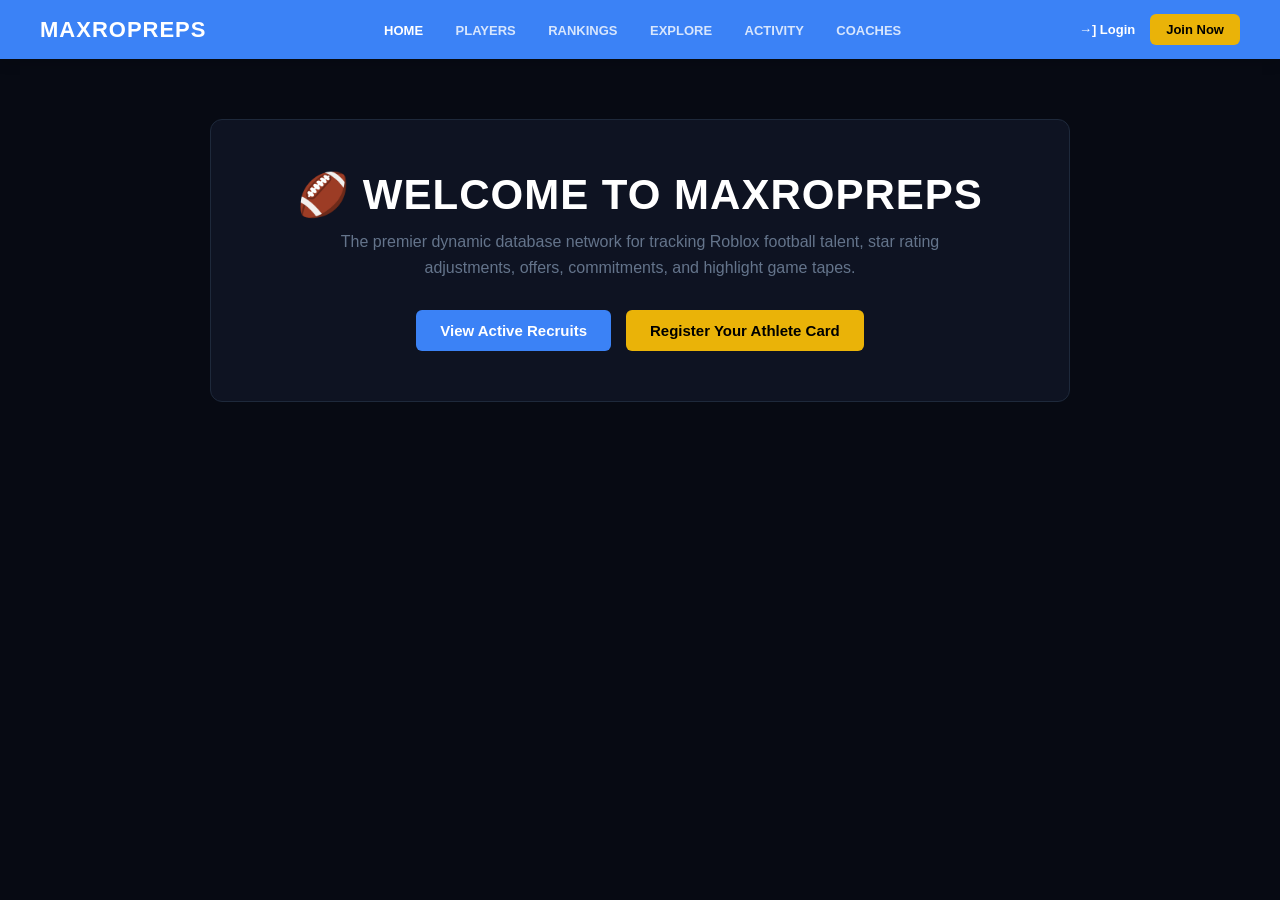
<file: index.html>
<!DOCTYPE html>
<html lang="en">
<head>
    <meta charset="UTF-8">
    <meta name="viewport" content="width=device-width, initial-scale=1.0">
    <title>MAXROPREPS | Roblox Football Recruiting</title>
    <link rel="stylesheet" href="css/styles.css">
</head>
<body>

    <nav id="global-navbar"></nav>

    <div class="container" style="grid-template-columns: 1fr; max-width: 900px; text-align: center; margin-top: 60px;">
        <div class="card" style="padding: 50px 30px;">
            <h1 style="font-size: 42px; font-weight: 900; margin: 0 0 10px 0; letter-spacing: 1px; color: #fff;">
                🏈 WELCOME TO MAXROPREPS
            </h1>
            <p style="color: var(--text-muted); font-size: 16px; max-width: 600px; margin: 0 auto 30px auto; line-height: 1.6;">
                The premier dynamic database network for tracking Roblox football talent, star rating adjustments, offers, commitments, and highlight game tapes.
            </p>
            <div style="display: flex; gap: 15px; justify-content: center;">
                <a href="players.html" class="join-btn" style="background-color: var(--brand-blue); color: white; padding: 12px 24px; font-size: 15px;">
                    View Active Recruits
                </a>
                <a href="signup.html" class="join-btn" style="padding: 12px 24px; font-size: 15px;">
                    Register Your Athlete Card
                </a>
            </div>
        </div>
    </div>

    <script src="js/app.js"></script>
</body>
</html>
</file>
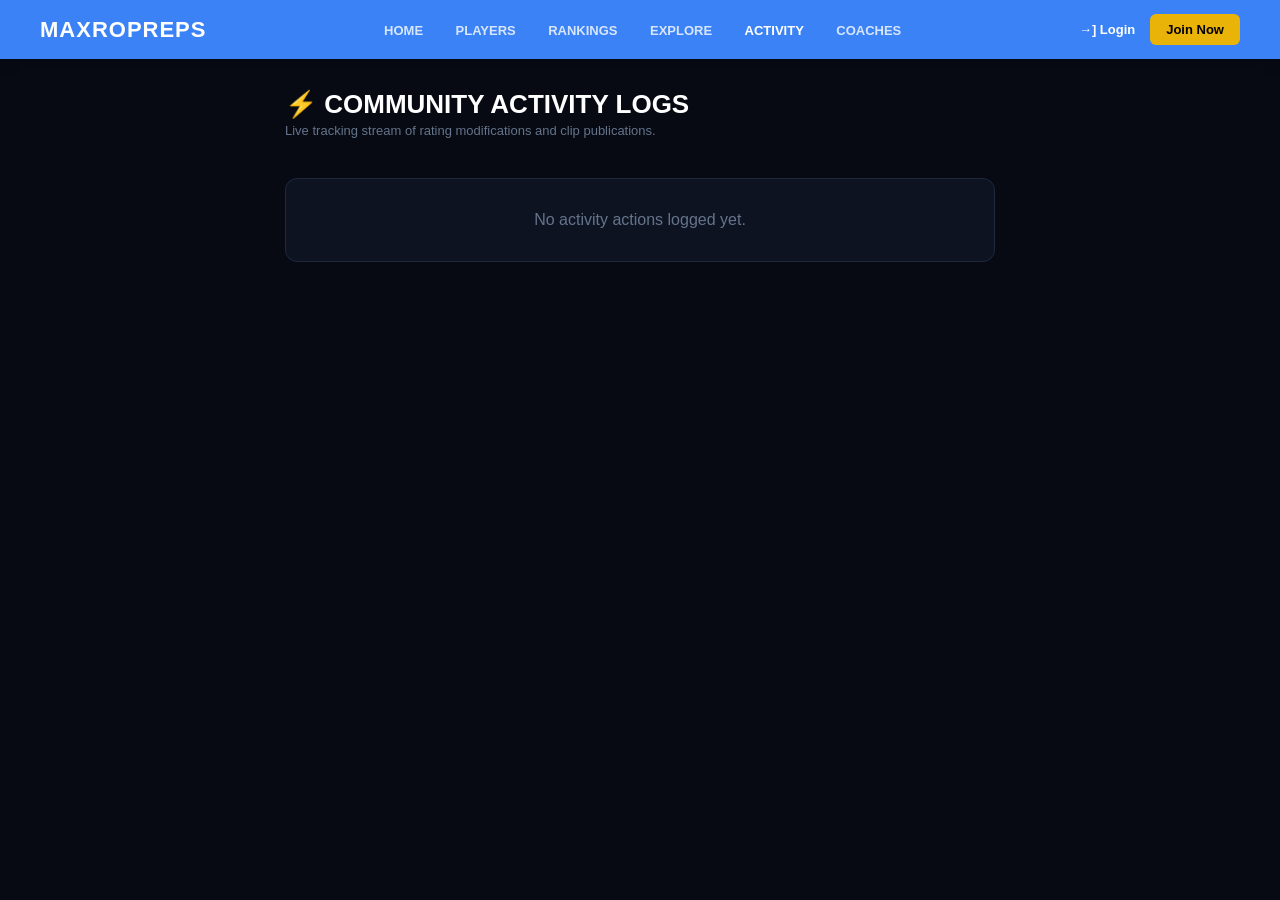
<file: activity.html>
<!DOCTYPE html>
<html lang="en">
<head>
    <meta charset="UTF-8">
    <meta name="viewport" content="width=device-width, initial-scale=1.0">
    <title>Activity Tracking Feed | MAXROPREPS</title>
    <link rel="stylesheet" href="css/styles.css">
</head>
<body>

    <nav id="global-navbar"></nav>

    <div class="container" style="grid-template-columns: 1fr; max-width: 750px;">
        <div style="margin-bottom: 20px;">
            <h1 style="font-size: 26px; margin: 0; font-weight: 900;">⚡ COMMUNITY ACTIVITY LOGS</h1>
            <p style="color: var(--text-muted); font-size: 13px; margin: 3px 0 0 0;">Live tracking stream of rating modifications and clip publications.</p>
        </div>

        <div class="card" id="activity-logs-output"></div>
    </div>

    <script src="js/app.js"></script>
</body>
</html>
</file>
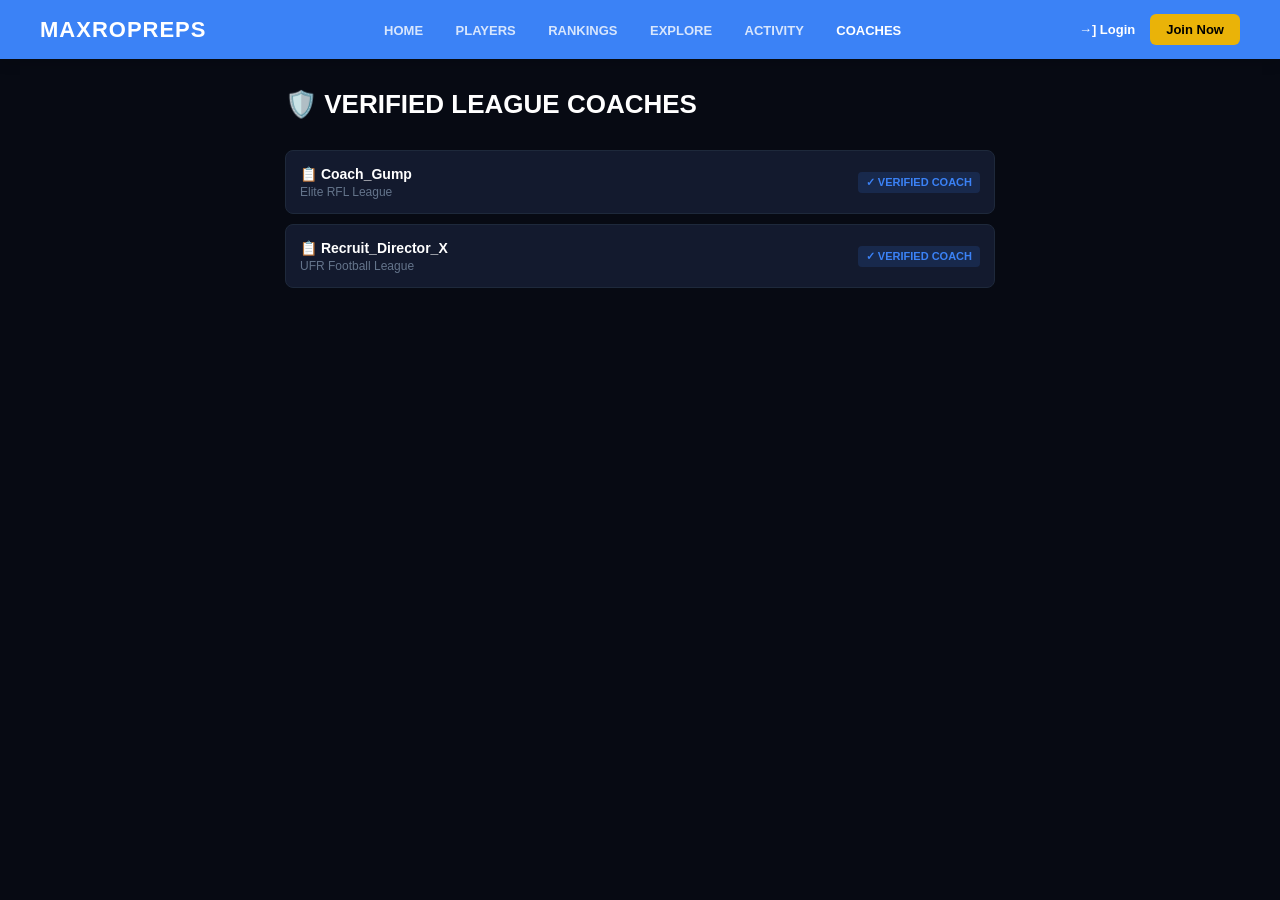
<file: coaches.html>
<!DOCTYPE html>
<html lang="en">
<head>
    <meta charset="UTF-8">
    <meta name="viewport" content="width=device-width, initial-scale=1.0">
    <title>Verified Staff | MAXROPREPS</title>
    <link rel="stylesheet" href="css/styles.css">
</head>
<body>
    <nav id="global-navbar"></nav>
    <div class="container" style="grid-template-columns:1fr; max-width:750px;">
        <div style="margin-bottom:10px;">
            <h1 style="font-size:26px; margin:0; font-weight:900;">🛡️ VERIFIED LEAGUE COACHES</h1>
        </div>
        <div id="coaches-list-output"></div>
    </div>
    <script src="js/app.js"></script>
</body>
</html>
</file>
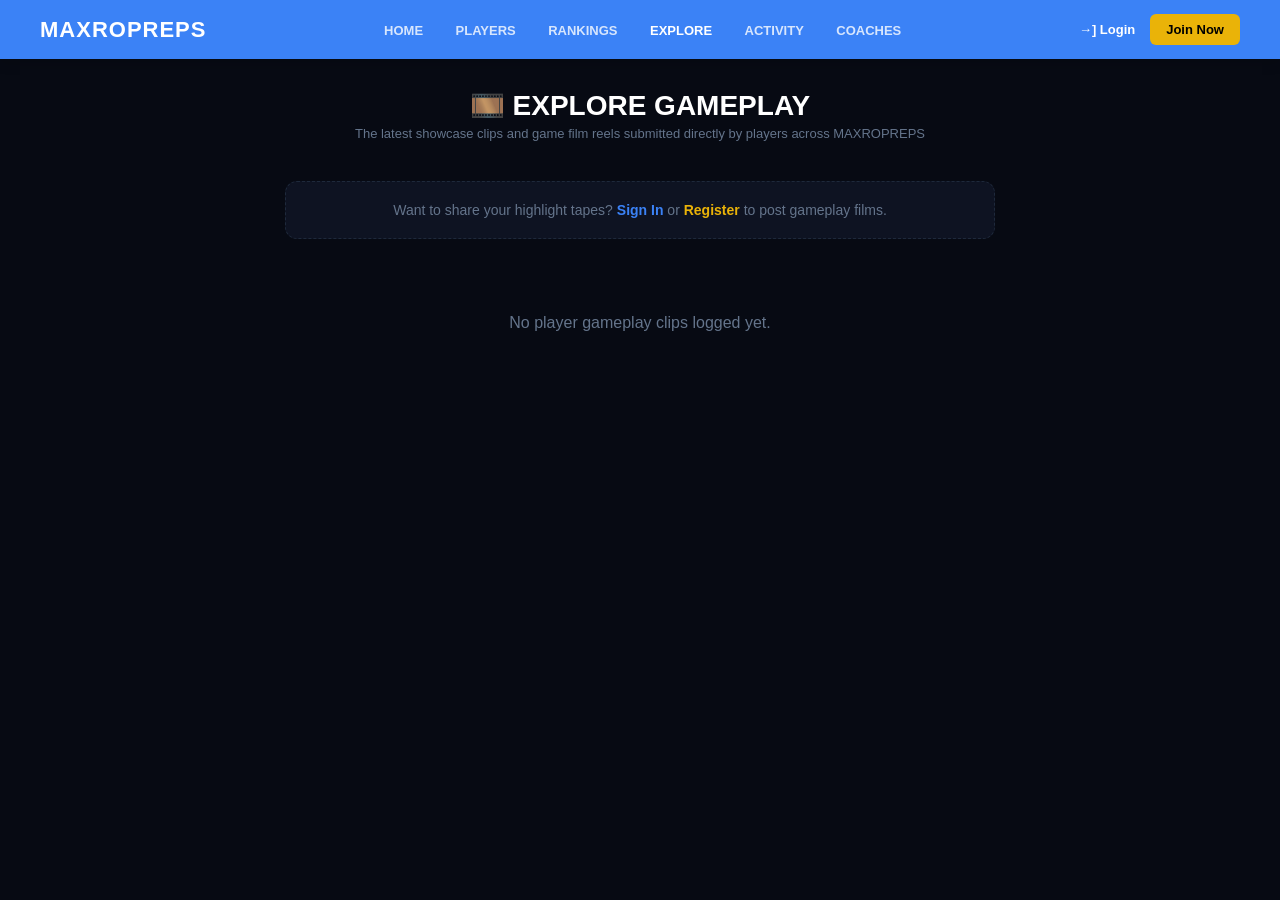
<file: explore.html>
<!DOCTYPE html>
<html lang="en">
<head>
    <meta charset="UTF-8">
    <meta name="viewport" content="width=device-width, initial-scale=1.0">
    <title>Explore Tape Highlights | MAXROPREPS</title>
    <link rel="stylesheet" href="css/styles.css">
</head>
<body>

    <nav id="global-navbar"></nav>

    <div class="container" style="grid-template-columns: 1fr; max-width: 750px;">
        <div style="margin-bottom: 20px; text-align: center;">
            <h1 style="font-size: 28px; margin: 0; font-weight: 900;">🎞️ EXPLORE GAMEPLAY</h1>
            <p style="color: var(--text-muted); font-size: 13px; margin: 4px 0 0 0;">
                The latest showcase clips and game film reels submitted directly by players across MAXROPREPS
            </p>
        </div>

        <div id="explore-post-form-wrapper"></div>

        <div id="explore-videos-output" style="display: flex; flex-direction: column; gap: 10px;"></div>
    </div>

    <script src="js/app.js"></script>
</body>
</html>
</file>
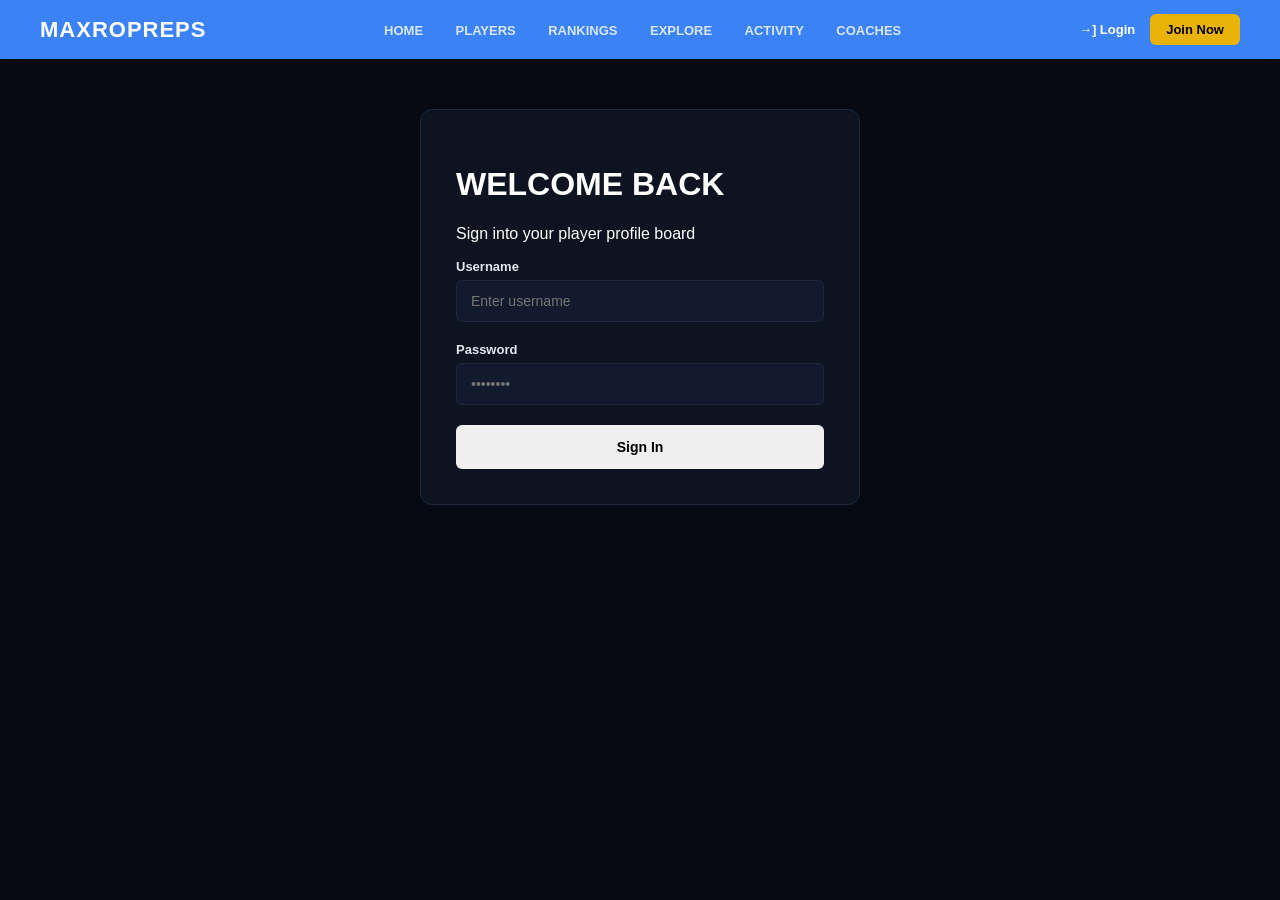
<file: login.html>
<!DOCTYPE html>
<html lang="en">
<head>
    <meta charset="UTF-8">
    <meta name="viewport" content="width=device-width, initial-scale=1.0">
    <title>Login | MAXROPREPS</title>
    <link rel="stylesheet" href="css/styles.css">
</head>
<body>
    <nav id="global-navbar"></nav>
    <div class="auth-container">
        <div class="auth-card">
            <h1 class="auth-title">WELCOME BACK</h1>
            <p class="auth-subtitle">Sign into your player profile board</p>
            <form onsubmit="handleLogin(event)">
                <div class="form-group">
                    <label>Username</label>
                    <input type="text" id="login-username" placeholder="Enter username" required>
                </div>
                <div class="form-group">
                    <label>Password</label>
                    <input type="password" id="login-password" placeholder="••••••••" required>
                </div>
                <button type="submit" class="auth-btn">Sign In</button>
            </form>
        </div>
    </div>
    <script src="js/app.js"></script>
</body>
</html>
</file>
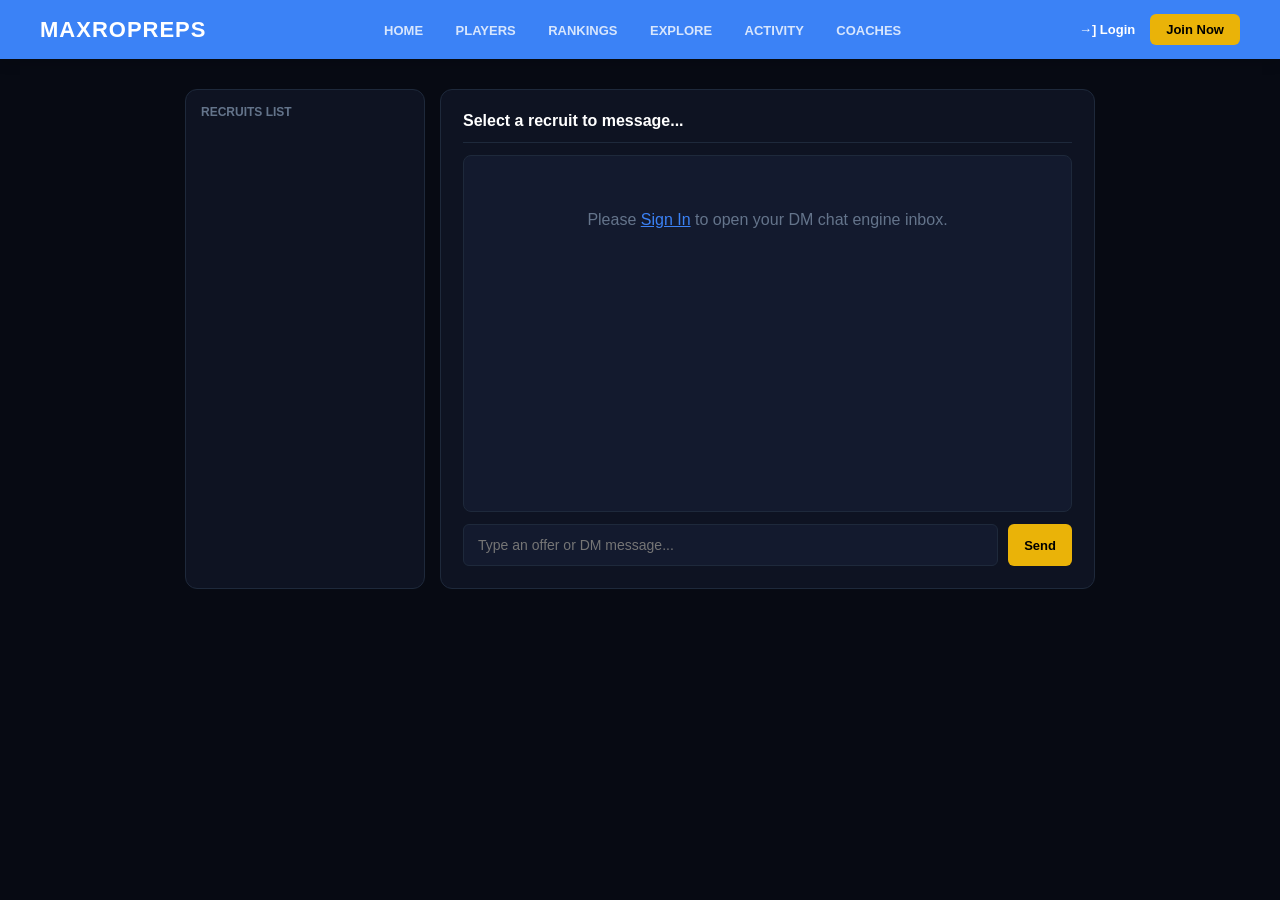
<file: messages.html>
<!DOCTYPE html>
<html lang="en">
<head>
    <meta charset="UTF-8">
    <meta name="viewport" content="width=device-width, initial-scale=1.0">
    <title>Direct Messages | MAXROPREPS</title>
    <link rel="stylesheet" href="css/styles.css">
    <style>
        .chat-wrapper {
            display: grid;
            grid-template-columns: 240px 1fr;
            height: 500px;
            gap: 15px;
        }
        .chat-sidebar {
            background: #0e1322;
            border: 1px solid var(--border-color);
            border-radius: 12px;
            overflow-y: auto;
            padding: 10px;
        }
        .active-user-item {
            padding: 10px 14px;
            border-radius: 6px;
            cursor: pointer;
            margin-bottom: 5px;
            font-size: 14px;
            font-weight: bold;
            background: #131a2e;
        }
        .active-user-item:hover, .active-user-item.selected {
            background: var(--brand-blue);
            color: white;
        }
        .chat-window {
            display: flex;
            flex-direction: column;
            height: 100%;
        }
        .chat-messages-container {
            flex: 1;
            background: #131a2e;
            border-radius: 8px;
            padding: 15px;
            overflow-y: auto;
            border: 1px solid var(--border-color);
            margin-bottom: 12px;
        }
        .msg-bubble {
            margin-bottom: 10px;
            max-width: 70%;
            padding: 10px 14px;
            border-radius: 8px;
            font-size: 14px;
            line-height: 1.4;
        }
        .msg-sent {
            background: var(--brand-purple);
            color: white;
            margin-left: auto;
        }
        .msg-received {
            background: #1e293b;
            color: white;
        }
    </style>
</head>
<body>

    <nav id="global-navbar"></nav>

    <div class="container" style="max-width: 950px;">
        <div class="chat-wrapper">
            
            <div class="chat-sidebar">
                <h3 style="font-size: 12px; margin: 5px 0 15px 5px; color: var(--text-muted); text-transform: uppercase;">Recruits List</h3>
                <div id="chat-users-list"></div>
            </div>

            <div class="chat-window card">
                <div id="chat-header-title" style="font-weight: bold; font-size: 16px; border-bottom: 1px solid var(--border-color); padding-bottom: 12px; margin-bottom: 12px;">
                    Select a recruit to message...
                </div>
                
                <div class="chat-messages-container" id="chat-stream-box"></div>
                
                <form id="chat-sender-form" onsubmit="sendLiveMessage(event)" style="display: flex; gap: 10px;">
                    <input type="text" id="chat-input-field" placeholder="Type an offer or DM message..." required disabled>
                    <button type="submit" class="join-btn" id="chat-send-btn" style="border: none; cursor: pointer;" disabled>Send</button>
                </form>
            </div>

        </div>
    </div>

    <script src="js/app.js"></script>
    <script>
        let currentTargetUser = null;

        function setupMessagingWorkspace() {
            const me = getSessionUser();
            if (!me) {
                document.getElementById("chat-stream-box").innerHTML = `
                    <div style="text-align:center; padding-top:40px; color:var(--text-muted);">
                        Please <a href="login.html" style="color:var(--brand-blue)">Sign In</a> to open your DM chat engine inbox.
                    </div>`;
                return;
            }

            const players = getPlayersFromStorage();
            const listContainer = document.getElementById("chat-users-list");
            const targets = players.filter(p => p.username.toLowerCase() !== me.toLowerCase());

            if (targets.length === 0) {
                listContainer.innerHTML = `<div style="font-size:12px; color:var(--text-muted); padding:5px;">No players found.</div>`;
                return;
            }

            listContainer.innerHTML = targets.map(t => `
                <div class="active-user-item" id="sidebar-user-${t.username}" onclick="selectChatTarget('${t.username}')">
                    👤 ${t.username}
                </div>
            `).join('');

            const urlParams = new URLSearchParams(window.location.search);
            const shortcut = urlParams.get("chatTarget");
            if (shortcut) selectChatTarget(shortcut);
        }

        function selectChatTarget(username) {
            currentTargetUser = username;
            document.querySelectorAll(".active-user-item").forEach(el => el.classList.remove("selected"));
            const targetEl = document.getElementById(`sidebar-user-${username}`);
            if (targetEl) targetEl.classList.add("selected");

            document.getElementById("chat-header-title").innerText = `💬 Conversation with ${username}`;
            document.getElementById("chat-input-field").disabled = false;
            document.getElementById("chat-send-btn").disabled = false;

            renderActiveStream();
        }

        function renderActiveStream() {
            const me = getSessionUser();
            if (!currentTargetUser || !me) return;

            const masterMessages = JSON.parse(localStorage.getItem("mr_messages_db")) || {};
            const channelKey = [me.toLowerCase(), currentTargetUser.toLowerCase()].sort().join("_and_");
            const thread = masterMessages[channelKey] || [];

            const streamBox = document.getElementById("chat-stream-box");
            if (thread.length === 0) {
                streamBox.innerHTML = `<p style="text-align:center; color:var(--text-muted); font-size:13px; margin-top:30px;">Conversation empty. Send a message to start things off!</p>`;
                return;
            }

            streamBox.innerHTML = thread.map(m => `
                <div class="msg-bubble ${m.sender.toLowerCase() === me.toLowerCase() ? 'msg-sent' : 'msg-received'}">
                    ${m.text}
                </div>
            `).join('');
            
            streamBox.scrollTop = streamBox.scrollHeight;
        }

        function sendLiveMessage(e) {
            e.preventDefault();
            const me = getSessionUser();
            const input = document.getElementById("chat-input-field");
            if (!currentTargetUser || !me || !input.value.trim()) return;

            const masterMessages = JSON.parse(localStorage.getItem("mr_messages_db")) || {};
            const channelKey = [me.toLowerCase(), currentTargetUser.toLowerCase()].sort().join("_and_");
            if (!masterMessages[channelKey]) masterMessages[channelKey] = [];

            masterMessages[channelKey].push({
                sender: me,
                text: input.value.trim()
            });

            localStorage.setItem("mr_messages_db", JSON.stringify(masterMessages));
            input.value = "";
            renderActiveStream();
        }

        const originalLoad = window.onload;
        window.onload = function() {
            if (originalLoad) originalLoad();
            setupMessagingWorkspace();
        };
    </script>
</body>
</html>
</file>
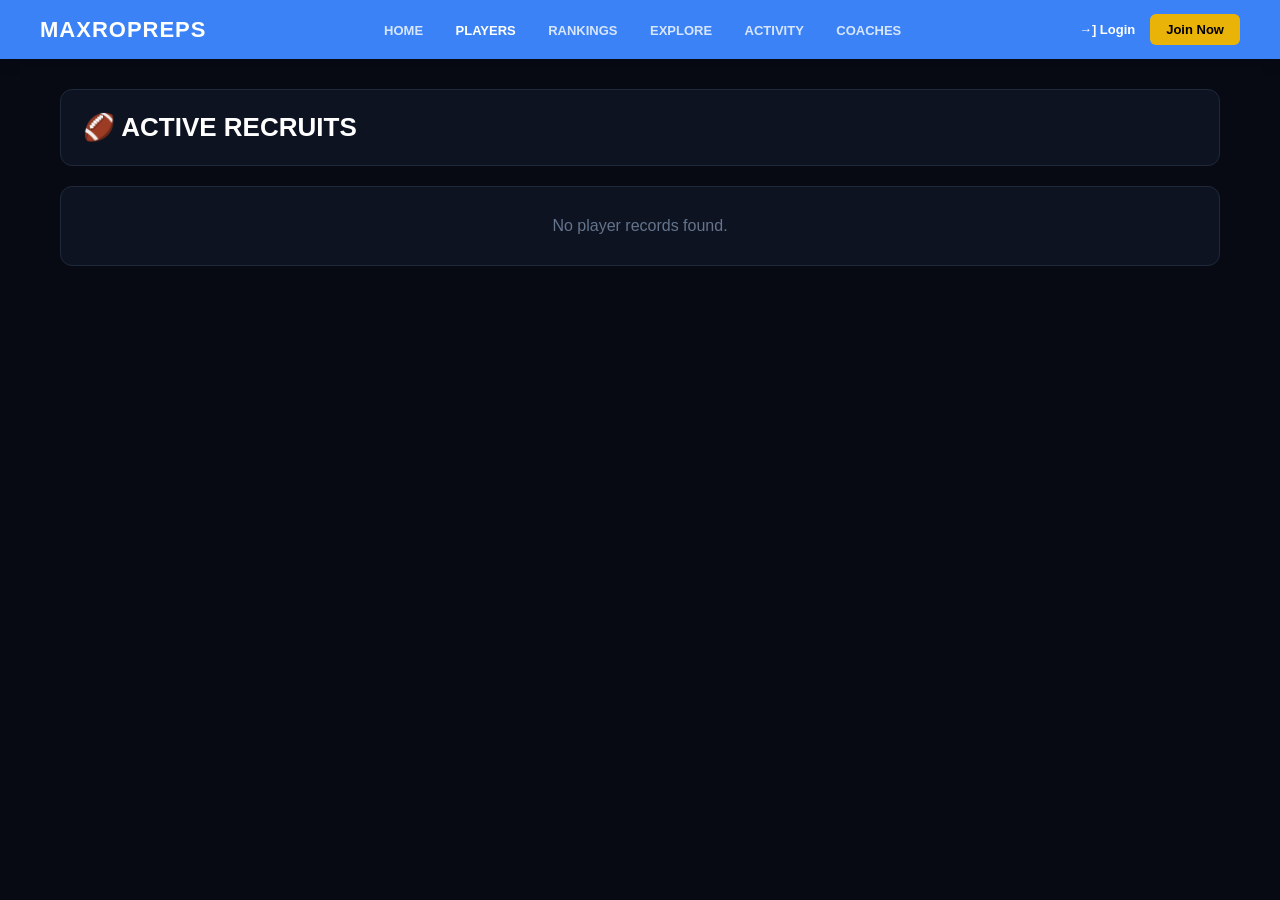
<file: players.html>
<!DOCTYPE html>
<html lang="en">
<head>
    <meta charset="UTF-8">
    <meta name="viewport" content="width=device-width, initial-scale=1.0">
    <title>Roster Board | MAXROPREPS</title>
    <link rel="stylesheet" href="css/styles.css">
</head>
<body>
    <nav id="global-navbar"></nav>
    <div class="container" style="grid-template-columns: 1fr;">
        <div class="card">
            <h1 style="margin:0; font-size:26px; font-weight:900;">🏈 ACTIVE RECRUITS</h1>
        </div>
        <div class="player-grid-layout" id="master-players-grid"></div>
    </div>
    <script src="js/app.js"></script>
</body>
</html>
</file>
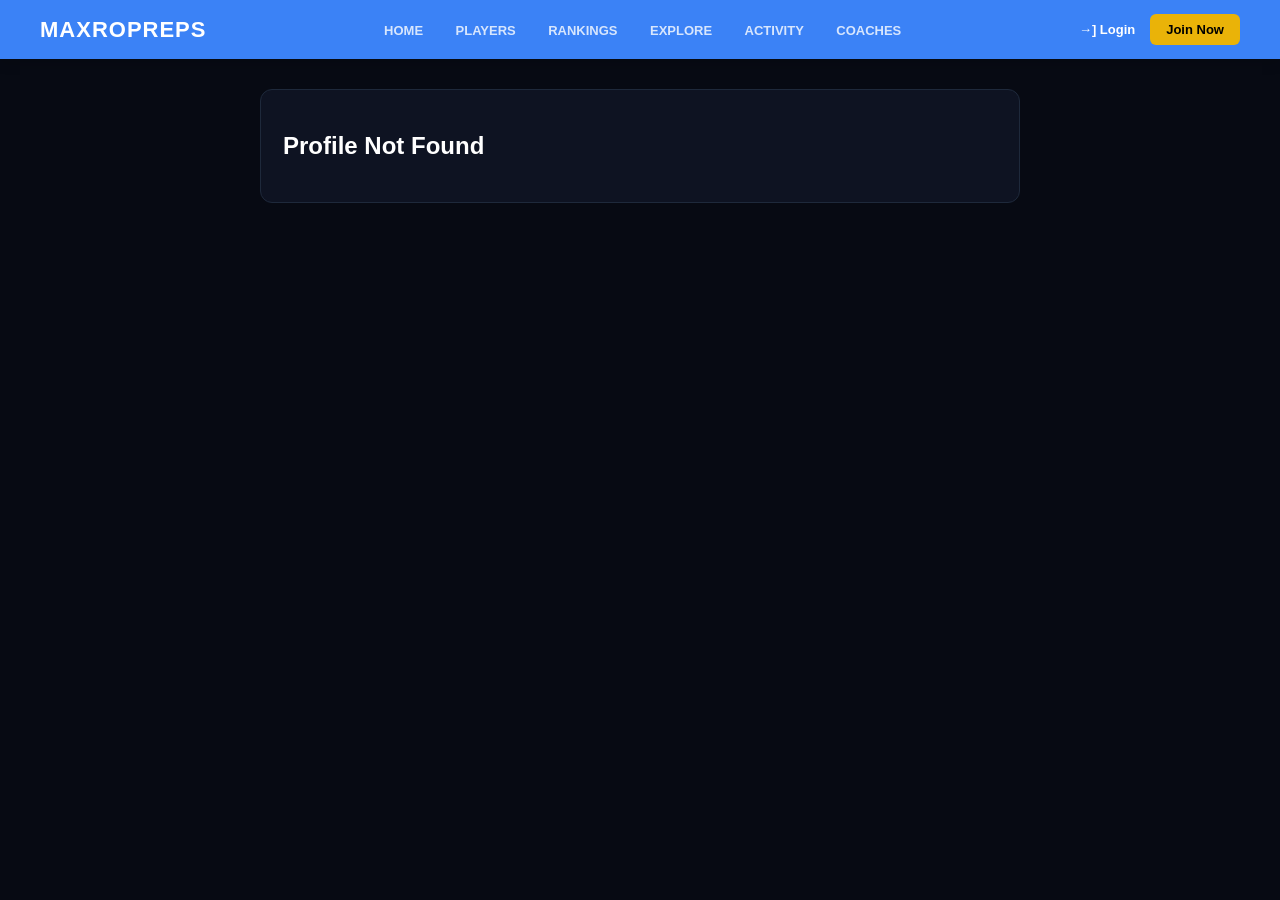
<file: profile.html>
<!DOCTYPE html>
<html lang="en">
<head>
    <meta charset="UTF-8">
    <meta name="viewport" content="width=device-width, initial-scale=1.0">
    <title>Recruit Ledger | MAXROPREPS</title>
    <link rel="stylesheet" href="css/styles.css">
</head>
<body>
    <nav id="global-navbar"></nav>
    <div class="container" style="grid-template-columns: 1fr; max-width:800px;">
        <div id="dynamic-profile-view"></div>
    </div>
    <script src="js/app.js"></script>
</body>
</html>
</file>
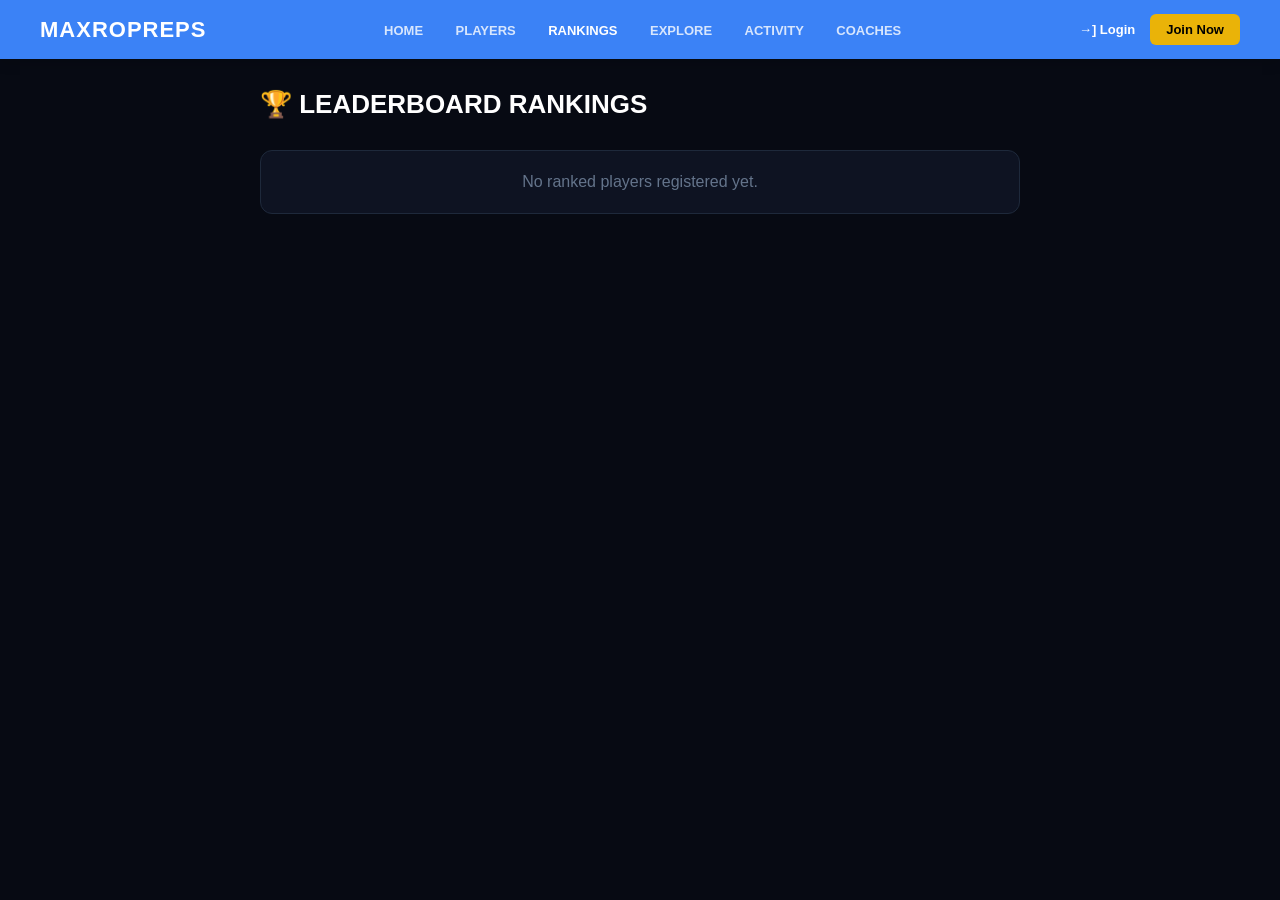
<file: rankings.html>
<!DOCTYPE html>
<html lang="en">
<head>
    <meta charset="UTF-8">
    <meta name="viewport" content="width=device-width, initial-scale=1.0">
    <title>National Leaderboard | MAXROPREPS</title>
    <link rel="stylesheet" href="css/styles.css">
</head>
<body>
    <nav id="global-navbar"></nav>
    <div class="container" style="grid-template-columns:1fr; max-width:800px;">
        <div style="margin-bottom:10px;">
            <h1 style="font-size:26px; margin:0; font-weight:900;">🏆 LEADERBOARD RANKINGS</h1>
        </div>
        <div id="rankings-list-output"></div>
    </div>
    <script src="js/app.js"></script>
</body>
</html>
</file>
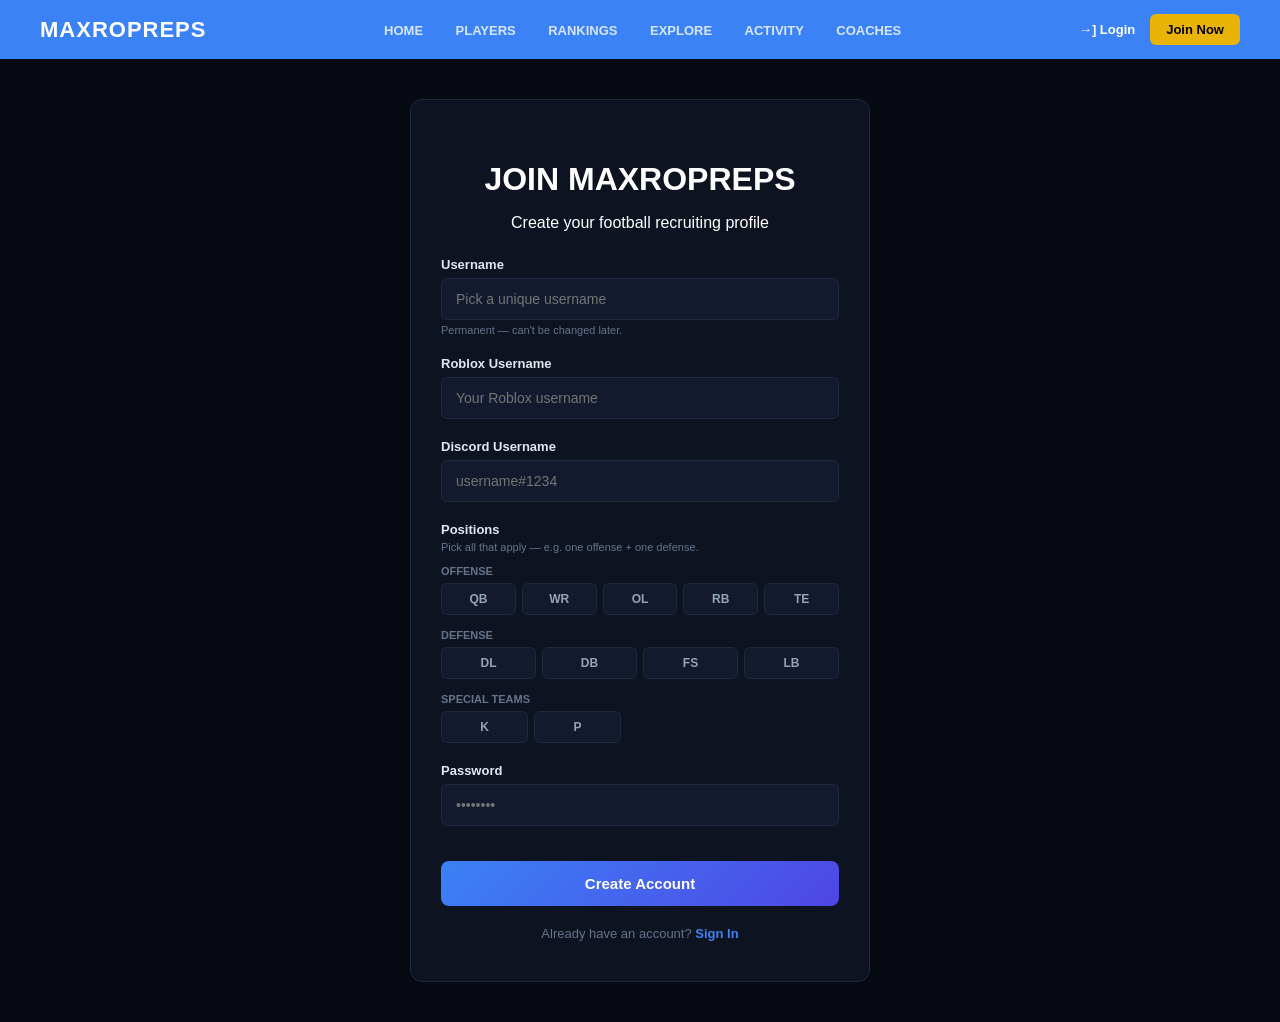
<file: signup.html>
<!DOCTYPE html>
<html lang="en">
<head>
    <meta charset="UTF-8">
    <meta name="viewport" content="width=device-width, initial-scale=1.0">
    <title>Join MAXROPREPS | Football Recruiting</title>
    <link rel="stylesheet" href="css/styles.css">
</head>
<body>

    <nav id="global-navbar"></nav>

    <div class="auth-container" style="max-width: 500px; margin: 40px auto;">
        <div class="auth-card" style="padding: 40px 30px; text-align: center;">
            <h1 class="auth-title" style="font-size: 32px; font-weight: 800; margin-bottom: 5px;">JOIN MAXROPREPS</h1>
            <p class="auth-subtitle" style="margin-bottom: 25px;">Create your football recruiting profile</p>
            
            <form onsubmit="handleSignup(event)" style="text-align: left;">
                
                <div class="form-group">
                    <label>Username</label>
                    <input type="text" id="username" placeholder="Pick a unique username" required>
                    <div class="input-subtext">Permanent — can't be changed later.</div>
                </div>

                <div class="form-group">
                    <label>Roblox Username</label>
                    <input type="text" id="robloxUsername" placeholder="Your Roblox username" required>
                </div>

                <div class="form-group">
                    <label>Discord Username</label>
                    <input type="text" id="discordUsername" placeholder="username#1234" required>
                </div>

                <div class="form-group">
                    <label style="margin-bottom: 2px;">Positions</label>
                    <div class="input-subtext" style="margin-bottom: 12px;">Pick all that apply — e.g. one offense + one defense.</div>
                    
                    <div style="font-size: 11px; text-transform: uppercase; color: var(--text-muted); margin-bottom: 6px; font-weight: bold;">Offense</div>
                    <div class="position-selector-grid" style="grid-template-columns: repeat(5, 1fr); gap: 6px; margin-bottom: 14px;">
                        <div class="pos-btn" onclick="togglePositionSelection(this)" data-value="QB">QB</div>
                        <div class="pos-btn" onclick="togglePositionSelection(this)" data-value="WR">WR</div>
                        <div class="pos-btn" onclick="togglePositionSelection(this)" data-value="OL">OL</div>
                        <div class="pos-btn" onclick="togglePositionSelection(this)" data-value="RB">RB</div>
                        <div class="pos-btn" onclick="togglePositionSelection(this)" data-value="TE">TE</div>
                    </div>
                    
                    <div style="font-size: 11px; text-transform: uppercase; color: var(--text-muted); margin-bottom: 6px; font-weight: bold;">Defense</div>
                    <div class="position-selector-grid" style="grid-template-columns: repeat(4, 1fr); gap: 6px; margin-bottom: 14px;">
                        <div class="pos-btn" onclick="togglePositionSelection(this)" data-value="DL">DL</div>
                        <div class="pos-btn" onclick="togglePositionSelection(this)" data-value="DB">DB</div>
                        <div class="pos-btn" onclick="togglePositionSelection(this)" data-value="FS">FS</div>
                        <div class="pos-btn" onclick="togglePositionSelection(this)" data-value="LB">LB</div>
                    </div>
                    
                    <div style="font-size: 11px; text-transform: uppercase; color: var(--text-muted); margin-bottom: 6px; font-weight: bold;">Special Teams</div>
                    <div class="position-selector-grid" style="grid-template-columns: repeat(2, 1fr); gap: 6px; max-width: 180px;">
                        <div class="pos-btn" onclick="togglePositionSelection(this)" data-value="K">K</div>
                        <div class="pos-btn" onclick="togglePositionSelection(this)" data-value="P">P</div>
                    </div>
                </div>

                <div class="form-group" style="margin-top: 20px;">
                    <label>Password</label>
                    <input type="password" id="password" placeholder="••••••••" required>
                </div>

                <button type="submit" class="auth-btn" style="background: linear-gradient(135deg, #3b82f6, #4f46e5); color: white; border-radius: 8px; font-weight: bold; font-size: 15px; margin-top: 15px; padding: 14px;">
                    Create Account
                </button>
            </form>
            
            <p style="font-size: 13px; color: var(--text-muted); margin-top: 20px; margin-bottom: 0;">
                Already have an account? <a href="login.html" style="color: #3b82f6; text-decoration: none; font-weight: bold;">Sign In</a>
            </p>
        </div>
    </div>

    <script src="js/app.js"></script>
</body>
</html>
</file>
<file: css/styles.css>
:root {
    --bg-dark: #070a13;
    --bg-card: #0e1322;
    --brand-blue: #3b82f6;
    --brand-yellow: #eab308;
    --brand-purple: #4f46e5;
    --text-main: #ffffff;
    --text-muted: #64748b;
    --border-color: #1e293b;
}

* {
    box-sizing: border-box;
}

body {
    font-family: 'Segoe UI', Roboto, sans-serif;
    background-color: var(--bg-dark);
    color: var(--text-main);
    margin: 0;
    padding: 0;
}

/* Navbar Navigation Panel */
nav {
    background-color: var(--brand-blue);
    display: flex;
    justify-content: space-between;
    align-items: center;
    padding: 14px 40px;
    box-shadow: 0 4px 12px rgba(0,0,0,0.15);
}

.logo {
    font-size: 22px;
    font-weight: 900;
    letter-spacing: 1px;
    color: #fff;
}

.nav-links a {
    color: rgba(255, 255, 255, 0.8);
    text-decoration: none;
    margin: 0 14px;
    font-weight: 700;
    font-size: 13px;
    text-transform: uppercase;
    transition: color 0.2s;
}

.nav-links a:hover, .nav-links a.active {
    color: #ffffff;
}

.nav-right {
    display: flex;
    align-items: center;
    gap: 15px;
}

.login-link {
    color: #ffffff;
    text-decoration: none;
    font-weight: 700;
    font-size: 13px;
}

.join-btn {
    background-color: var(--brand-yellow);
    color: #000000;
    padding: 8px 16px;
    border-radius: 6px;
    text-decoration: none;
    font-weight: bold;
    font-size: 13px;
    border: none;
    cursor: pointer;
    text-align: center;
}

/* Document Workspaces */
.container {
    max-width: 1200px;
    margin: 30px auto;
    padding: 0 20px;
    display: grid;
    gap: 20px;
}

.card {
    background-color: var(--bg-card);
    border-radius: 12px;
    padding: 22px;
    border: 1px solid var(--border-color);
}

.player-grid-layout {
    display: grid;
    grid-template-columns: repeat(auto-fill, minmax(320px, 1fr));
    gap: 16px;
}

.player-profile-clickable-card {
    background-color: var(--bg-card);
    border: 1px solid var(--border-color);
    border-radius: 12px;
    padding: 18px;
    display: flex;
    gap: 16px;
    cursor: pointer;
}

.avatar-icon-placeholder {
    width: 52px;
    height: 52px;
    background-color: #131a2e;
    border-radius: 10px;
    display: flex;
    align-items: center;
    justify-content: center;
    font-size: 22px;
}

.player-card-name {
    font-size: 17px;
    font-weight: 700;
    margin: 0;
}

.player-card-handle {
    font-size: 12px;
    color: var(--text-muted);
    margin: 2px 0 8px 0;
}

.badge-group {
    display: flex;
    flex-wrap: wrap;
    gap: 4px;
}

.badge {
    background-color: var(--brand-blue);
    color: white;
    padding: 3px 7px;
    border-radius: 4px;
    font-size: 11px;
    font-weight: bold;
}

/* Authentication Forms & Target Inputs */
.auth-container {
    max-width: 480px;
    margin: 50px auto;
    padding: 0 20px;
}

.auth-card {
    background-color: var(--bg-card);
    border-radius: 12px;
    padding: 35px;
    border: 1px solid var(--border-color);
}

.form-group {
    margin-bottom: 20px;
}

.form-group label {
    display: block;
    font-weight: 600;
    font-size: 13px;
    margin-bottom: 6px;
    color: #e2e8f0;
}

input[type="text"], input[type="password"], input[type="url"], input[type="number"] {
    width: 100%;
    padding: 12px 14px;
    background-color: #131a2e;
    border: 1px solid var(--border-color);
    border-radius: 6px;
    color: white;
    font-size: 14px;
    outline: none;
}

input[type="text"]:focus, input[type="password"]:focus {
    border-color: var(--brand-blue);
}

.input-subtext {
    font-size: 11px;
    color: var(--text-muted);
    margin-top: 4px;
}

/* Grid Selector Modules */
.position-selector-grid {
    display: grid;
    margin: 6px 0;
}

.pos-btn {
    background-color: #131a2e;
    color: #94a3b8;
    border: 1px solid var(--border-color);
    padding: 8px 0;
    text-align: center;
    border-radius: 6px;
    font-weight: 700;
    font-size: 12px;
    cursor: pointer;
    user-select: none;
    transition: all 0.15s ease;
}

.pos-btn:hover {
    border-color: #475569;
}

/* Fixes button backgrounds to turn bright blue when active */
.pos-btn.selected {
    background-color: var(--brand-blue) !important;
    color: #ffffff !important;
    border-color: var(--brand-blue) !important;
}

.auth-btn {
    width: 100%;
    padding: 14px;
    border: none;
    border-radius: 6px;
    font-size: 14px;
    font-weight: 700;
    cursor: pointer;
}
</file>
